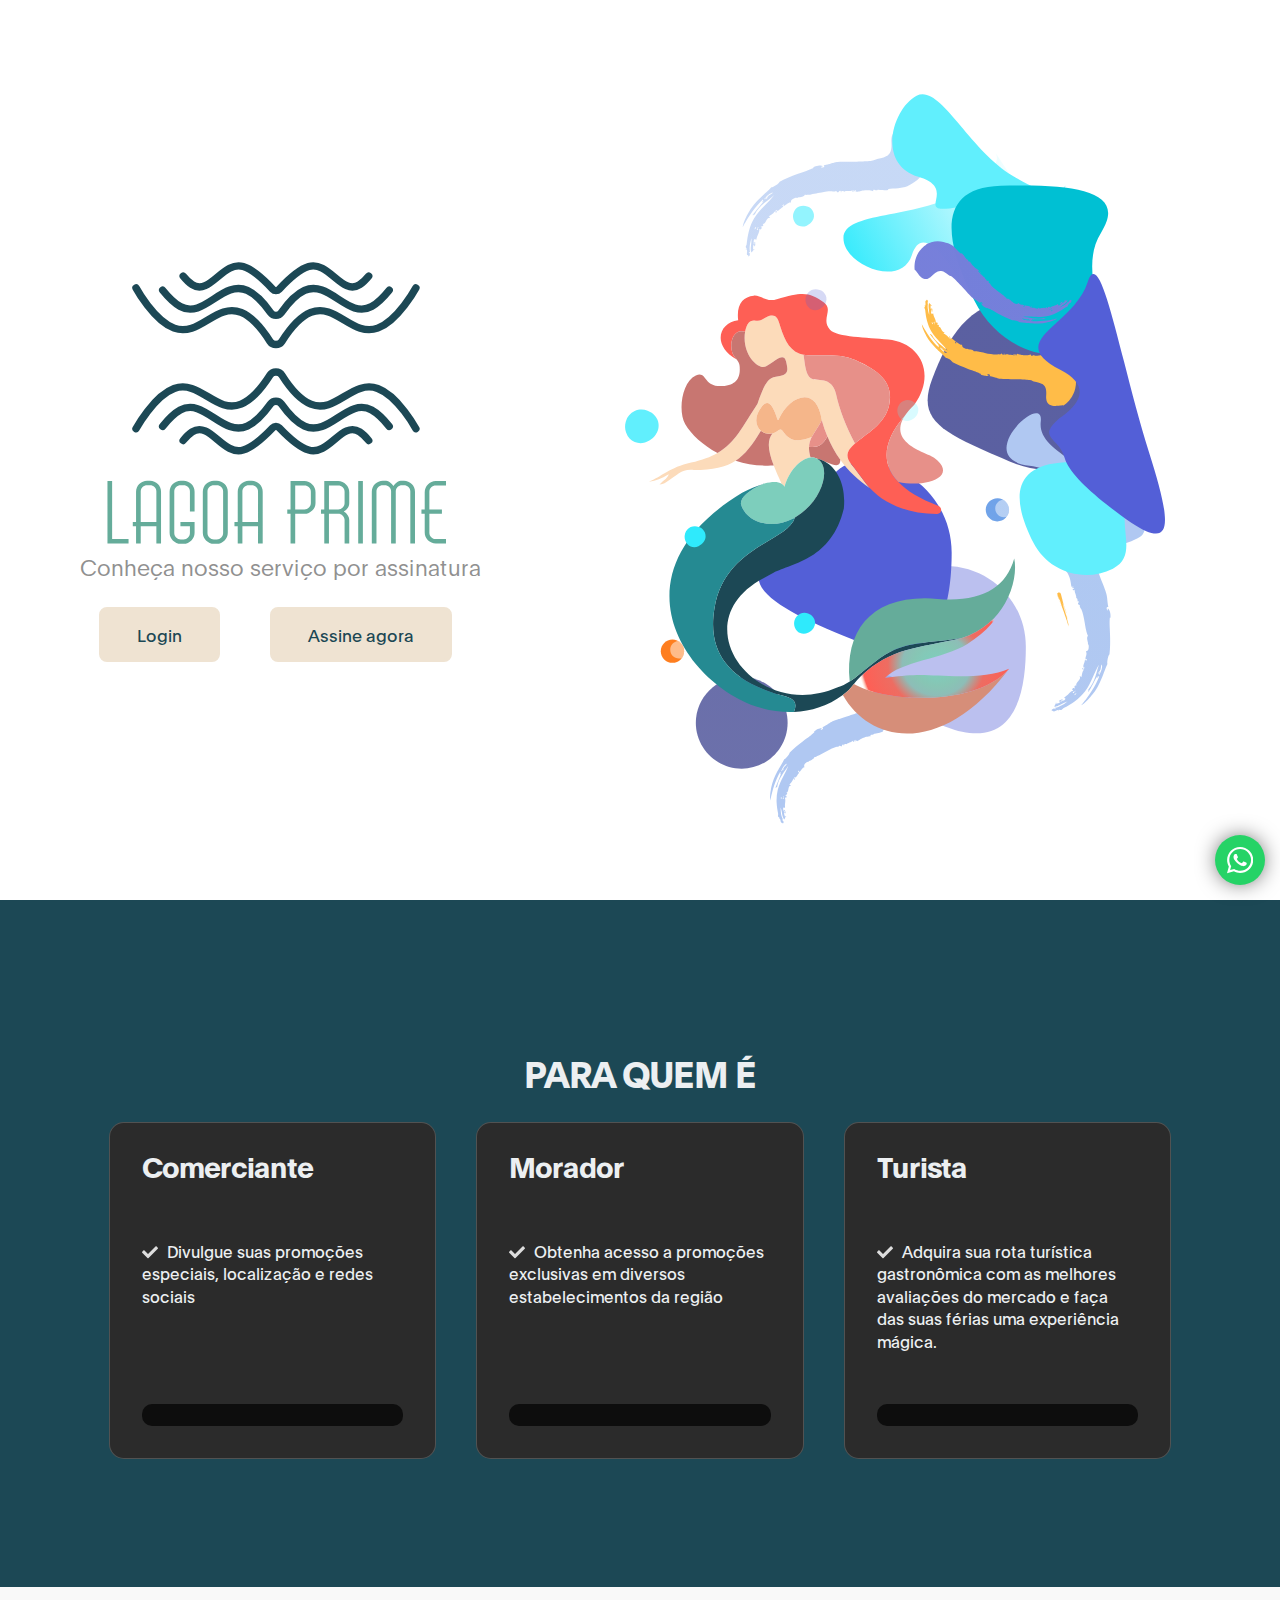
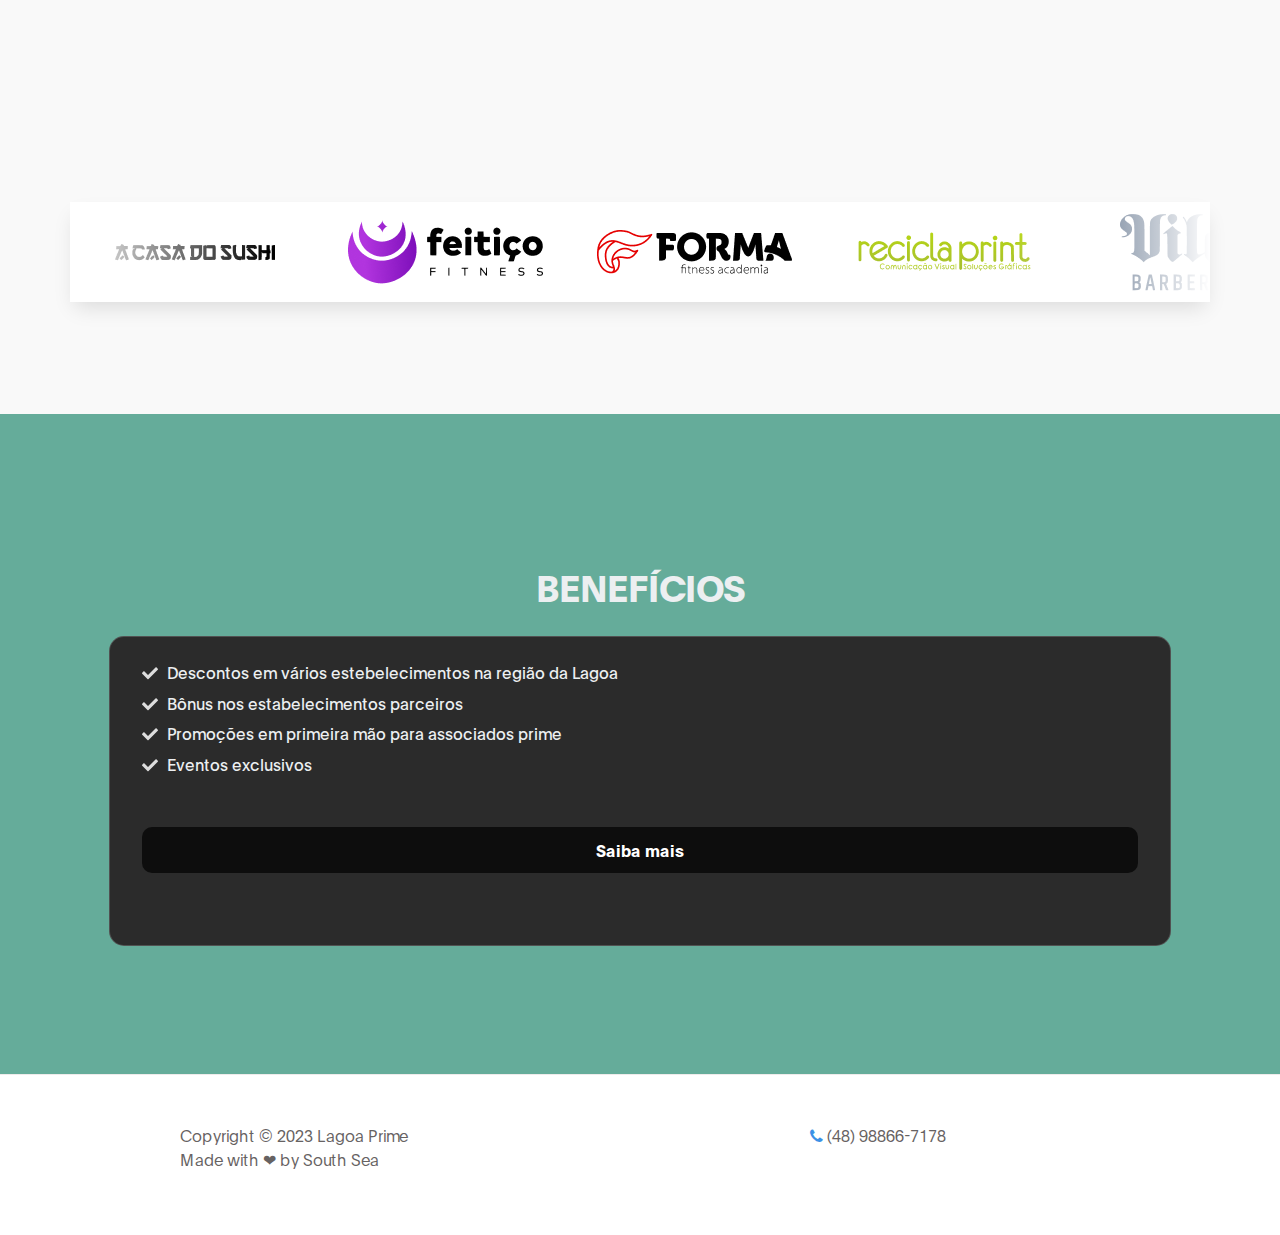
<file: index.html>
<!DOCTYPE html>
<html lang="en">
<head>
    <!-- <link rel="icon" type="image/x-icon" href="/images/logokihap.png"> -->
   
    
<link rel="icon" type="image/x-icon" href="/arquivos/logo-light.svg">
     <title>Lagoa Prime</title>

     <meta charset="UTF-8">
     <meta http-equiv="X-UA-Compatible" content="IE=Edge">
     <meta name="description" content="">
     <meta name="keywords" content="">
     <meta name="author" content="">
     <meta name="viewport" content="width=device-width, initial-scale=1, maximum-scale=1">

     <link rel="stylesheet" href="css/bootstrap.min.css">
     <link rel="stylesheet" href="css/font-awesome.min.css">
     <link rel="stylesheet" href="css/aos.css">
<link rel="stylesheet" href="css/card.css">
     <!-- MAIN CSS -->
     <link rel="stylesheet" href="css/tooplate-gymso-style.css">
     <link rel="stylesheet" href="css/card.css">
<!--
Tooplate 2119 Gymso Fitness
https://www.tooplate.com/view/2119-gymso-fitness
-->
</head>
<body data-spy="scroll" data-target="#navbarNav" data-offset="50">
    <link rel="icon" type="image/x-icon" href="/arquivos/logo-light.svg">
    <!-- MENU BAR -->
    <!-- <nav class="navbar navbar-expand-lg fixed-top">
        <div class="container">

            <img src="/images/logotop.png" alt="logo" width="70" height="45">
            <a class="navbar-brand" href="index.html" > &nbsp; TOP Martial Arts</a>

            <button class="navbar-toggler" type="button" data-toggle="collapse" data-target="#navbarNav" aria-controls="navbarNav" aria-expanded="false"
                aria-label="Toggle navigation">
                <span class="navbar-toggler-icon"></span>
            </button>

            <div class="collapse navbar-collapse" id="navbarNav">
                <ul class="navbar-nav ml-lg-auto">
                    <li class="nav-item">
                        <a href="#home" class="nav-link smoothScroll">Home</a>
                    </li>

                    <li class="nav-item">
                        <a href="/calendario.html" class="nav-link smoothScroll">Calendário</a>
                    </li>

                    <li class="nav-item">
                        <a href="#class" class="nav-link smoothScroll">Classes</a>
                    </li>

                    <li class="nav-item">
                        <a href="#schedule" class="nav-link smoothScroll">Horários</a>
                    </li>
                    <li class="nav-item">
                        <a href="/filosofia.html" class="nav-link smoothScroll">Filosofia</a>
                    </li>

                    <li class="nav-item">
                        <a href="https://wa.me/554896532619" class="nav-link smoothScroll">Contato</a>
                    </li>
                   
                </ul>

                <ul class="social-icon ml-lg-3">
                    <li><a href="https://fb.com/tooplate" class="fa fa-facebook"></a></li>
                    <li><a href="#" class="fa fa-twitter"></a></li>
                    <li><a href="https://www.instagram.com/topmartialarts/" class="fa fa-instagram"></a></li>
                </ul>
            </div>

        </div>
    </nav> -->


     <!-- HERO -->
     <section class="hero d-flex flex-column justify-content-center align-items-center" id="home">

            
               <div class="container">
                    <div class="row">

                         
                              <div style="background-color: white;" class="hero-text mt-5 text-center">

                                  
                                    <img data-aos="fade-up" data-aos-delay="500" style="width: 350px; background-color: white; ; " src="/arquivos/Group 5.svg" alt="">

                                  

                                    <h6 style="background-color: white; padding-left: 10px; text-align: center;" class="text-black" data-aos="fade-up" data-aos-delay="500">Conheça nosso serviço por assinatura 
                                        </h6>
<br>
                                     
                                        <button style="color: white; margin-right: 50px;"><a style="color: #1C4855;" href="/login.html">Login</a>
                                          <button style="color: white;"><a style="color: #1C4855;" href="/cadastro.html">Assine agora</a>
                                            <div class="star-1">
                                              <svg xmlns:xlink="http://www.w3.org/1999/xlink" viewBox="0 0 784.11 815.53" style="shape-rendering:geometricPrecision; text-rendering:geometricPrecision; image-rendering:optimizeQuality; fill-rule:evenodd; clip-rule:evenodd" version="1.1" xml:space="preserve" xmlns="http://www.w3.org/2000/svg"><defs></defs><g id="Layer_x0020_1"><metadata id="CorelCorpID_0Corel-Layer"></metadata><path d="M392.05 0c-20.9,210.08 -184.06,378.41 -392.05,407.78 207.96,29.37 371.12,197.68 392.05,407.74 20.93,-210.06 184.09,-378.37 392.05,-407.74 -207.98,-29.38 -371.16,-197.69 -392.06,-407.78z" class="fil0"></path></g></svg>
                                            </div>
                                            <div class="star-2">
                                              <svg xmlns:xlink="http://www.w3.org/1999/xlink" viewBox="0 0 784.11 815.53" style="shape-rendering:geometricPrecision; text-rendering:geometricPrecision; image-rendering:optimizeQuality; fill-rule:evenodd; clip-rule:evenodd" version="1.1" xml:space="preserve" xmlns="http://www.w3.org/2000/svg"><defs></defs><g id="Layer_x0020_1"><metadata id="CorelCorpID_0Corel-Layer"></metadata><path d="M392.05 0c-20.9,210.08 -184.06,378.41 -392.05,407.78 207.96,29.37 371.12,197.68 392.05,407.74 20.93,-210.06 184.09,-378.37 392.05,-407.74 -207.98,-29.38 -371.16,-197.69 -392.06,-407.78z" class="fil0"></path></g></svg>
                                            </div>
                                            <div class="star-3">
                                              <svg xmlns:xlink="http://www.w3.org/1999/xlink" viewBox="0 0 784.11 815.53" style="shape-rendering:geometricPrecision; text-rendering:geometricPrecision; image-rendering:optimizeQuality; fill-rule:evenodd; clip-rule:evenodd" version="1.1" xml:space="preserve" xmlns="http://www.w3.org/2000/svg"><defs></defs><g id="Layer_x0020_1"><metadata id="CorelCorpID_0Corel-Layer"></metadata><path d="M392.05 0c-20.9,210.08 -184.06,378.41 -392.05,407.78 207.96,29.37 371.12,197.68 392.05,407.74 20.93,-210.06 184.09,-378.37 392.05,-407.74 -207.98,-29.38 -371.16,-197.69 -392.06,-407.78z" class="fil0"></path></g></svg>
                                            </div>
                                            <div class="star-4">
                                              <svg xmlns:xlink="http://www.w3.org/1999/xlink" viewBox="0 0 784.11 815.53" style="shape-rendering:geometricPrecision; text-rendering:geometricPrecision; image-rendering:optimizeQuality; fill-rule:evenodd; clip-rule:evenodd" version="1.1" xml:space="preserve" xmlns="http://www.w3.org/2000/svg"><defs></defs><g id="Layer_x0020_1"><metadata id="CorelCorpID_0Corel-Layer"></metadata><path d="M392.05 0c-20.9,210.08 -184.06,378.41 -392.05,407.78 207.96,29.37 371.12,197.68 392.05,407.74 20.93,-210.06 184.09,-378.37 392.05,-407.74 -207.98,-29.38 -371.16,-197.69 -392.06,-407.78z" class="fil0"></path></g></svg>
                                            </div>
                                            <div class="star-5">
                                              <svg xmlns:xlink="http://www.w3.org/1999/xlink" viewBox="0 0 784.11 815.53" style="shape-rendering:geometricPrecision; text-rendering:geometricPrecision; image-rendering:optimizeQuality; fill-rule:evenodd; clip-rule:evenodd" version="1.1" xml:space="preserve" xmlns="http://www.w3.org/2000/svg"><defs></defs><g id="Layer_x0020_1"><metadata id="CorelCorpID_0Corel-Layer"></metadata><path d="M392.05 0c-20.9,210.08 -184.06,378.41 -392.05,407.78 207.96,29.37 371.12,197.68 392.05,407.74 20.93,-210.06 184.09,-378.37 392.05,-407.74 -207.98,-29.38 -371.16,-197.69 -392.06,-407.78z" class="fil0"></path></g></svg>
                                            </div>
                                            <div class="star-6">
                                              <svg xmlns:xlink="http://www.w3.org/1999/xlink" viewBox="0 0 784.11 815.53" style="shape-rendering:geometricPrecision; text-rendering:geometricPrecision; image-rendering:optimizeQuality; fill-rule:evenodd; clip-rule:evenodd" version="1.1" xml:space="preserve" xmlns="http://www.w3.org/2000/svg"><defs></defs><g id="Layer_x0020_1"><metadata id="CorelCorpID_0Corel-Layer"></metadata><path d="M392.05 0c-20.9,210.08 -184.06,378.41 -392.05,407.78 207.96,29.37 371.12,197.68 392.05,407.74 20.93,-210.06 184.09,-378.37 392.05,-407.74 -207.98,-29.38 -371.16,-197.69 -392.06,-407.78z" class="fil0"></path></g></svg>
                                            </div>
                                          </button>
                                        
                                       
                                        <br>
                                        <br>
                                     
                                       
                              </div>
                         </div>

                    </div>
               </div>
     </section>


     <section style="background-color: #1C4855;" class="feature" id="feature">
        <div class="container">
            <!-- <div class="row"> -->

                <!-- <div class="d-flex flex-column justify-content-center     col-12"> -->
                    <!-- <h2 class="mb-3 text-white" data-aos="fade-up"></h2> -->

                    <!-- <h2 class="mb-4 text-white" data-aos="fade-up" data-aos-delay="500">Comerciante</h2>

                    <strong class="mb-4 text-white" data-aos="fade-up" data-aos-delay="200">
                        
                        <a>Divulgue suas promoções especiais, localização e redes sociais</a>
                        
                    </strong> -->

                    <main class="main flow">
                    
                        
                        <h1 class="main__heading">Para quem é</h1>
                        <div class="main__cards cards">
                          <div class="cards__inner">
                            <div class="cards__card card">
                              <h3 class="">Comerciante</h2>
                              <p class="card__price"></p>
                              <ul role="list" class="card__bullets flow">
                                <li>Divulgue suas promoções especiais, localização e redes sociais</li>
                                <!-- <li></li> -->
                              </ul>
                              <a href="#basic" class="card__cta cta"></a>
                            </div>
                      
                            <div class="cards__card card">
                              <h3 class="">Morador</h2>
                              <p class="card__price"></p>
                              <ul role="list" class="card__bullets flow">
                                <li>Obtenha acesso a promoções exclusivas em diversos estabelecimentos da região</li>
                                <!-- <li></li>
                                <li></li> -->
                              </ul>
                              <a href="#pro" class="card__cta cta"></a>
                            </div>
                      
                            <div class="cards__card card">
                              <h3 class="">Turista</h2>
                              <p class="card__price"></p>
                              <ul role="list" class="card__bullets flow">
                                <li>Adquira sua rota turística gastronômica com as melhores avaliações do mercado e faça das suas férias uma experiência mágica.</li>
                                <!-- <li>24/7 Priority support</li>
                                <li>1-on-1 virtual coaching session every month</li>
                                <li>Exclusive content and early access to new features</li> -->
                              </ul>
                              <a href="#ultimate" class="card__cta cta"></a>
                            </div>
                          </div>
                          
                          <div class="overlay cards__inner"></div>
                        </div>
                        <script src="js/modal.js"></script>
                      </main>
                      
                    <!-- <h2 class="mb-4 text-white" data-aos="fade-up" data-aos-delay="500">Morador</h2>

                    <strong class="mb-4 text-white" data-aos="fade-up" data-aos-delay="200">
                        
                        <a>Obtenha acesso a promoções exclusivas em diversos estabelecimentos da região</a>
                        
                    </strong>
                    <h2 class="mb-4 text-white" data-aos="fade-up" data-aos-delay="500">Turista</h2>

                    <strong class="mb-4 text-white" data-aos="fade-up" data-aos-delay="200">
                        
                        <a>Adquira sua rota turística gastronômica com as melhores avaliações do mercado e faça das suas férias uma experiência mágica.</a>
                        
                    </strong>

                    <a href="https://wa.me/554888667178" class="btn custom-btn bg-color mt-3" data-aos="fade-up" data-aos-delay="300" data-toggle="modal" >ASSINE AGORA</a>
                </div> -->

                <!-- <div class="mr-lg-auto mt-3 col-lg-4 col-md-6 col-12">
                     <div class="about-working-hours">
                          <div>

                                <img style="height: auto; max-width: 300px ;" src="/arquivos/features-illustration-dark.svg" alt="">
                               </div>
                          </div>
                     </div>
                </div>

            </div> -->
        </div>
    </section>


     <!-- ABOUT -->


     <section class="about section" id="about">
        <div class="col-lg-12 col-12 text-center">
                    
            <h2 class="text-black" data-aos="fade-up" data-aos-delay="200">PARCEIROS</h2>
           
         </div>
         <br>
         <br>
               <div class="container">
                    <div class="row">
<link rel="stylesheet" href="/css/slider.css">

                        <div class="slider">
                            <div class="slide-track">
                                <div class="slide">
                                    <img src="/arquivos/parceiros/a casa do sushi.png" height="100" width="250" alt="" />
                                </div>
                                <div class="slide">
                                    <img src="/arquivos/parceiros/feitiço.png" height="100" width="250" alt="" />
                                </div>
                                <div class="slide">
                                    <img src="/arquivos/parceiros/forma.png" height="100" width="250" alt="" />
                                </div>
                                <div class="slide">
                                    <img src="/arquivos/parceiros/recicla print.png" height="100" width="250" alt="" />
                                </div>
                                <div class="slide">
                                    <img src="/arquivos/parceiros/vilac.png" height="100" width="250" alt="" />
                                </div>
                                <div class="slide">
                                    <img src="/arquivos/parceiros/X conceição.png" height="100" width="250" alt="" />
                                </div>
                                <div class="slide">
                                    <img src="/arquivos/parceiros/a casa do sushi.png" height="100" width="250" alt="" />
                                </div>
                                <div class="slide">
                                    <img src="/arquivos/parceiros/feitiço.png" height="100" width="250" alt="" />
                                </div>
                                <div class="slide">
                                    <img src="/arquivos/parceiros/forma.png" height="100" width="250" alt="" />
                                </div>
                                <div class="slide">
                                    <img src="/arquivos/parceiros/recicla print.png" height="100" width="250" alt="" />
                                </div>
                                <div class="slide">
                                    <img src="/arquivos/parceiros/vilac.png" height="100" width="250" alt="" />
                                </div>
                                <div class="slide">
                                    <img src="/arquivos/parceiros/X conceição.png" height="100" width="250" alt="" />
                                </div>
                                <div class="slide">
                                    <img src="/arquivos/parceiros/a casa do sushi.png" height="100" width="250" alt="" />
                                </div>
                                <div class="slide">
                                    <img src="/arquivos/parceiros/feitiço.png" height="100" width="250" alt="" />
                                </div>
                            </div>
                        </div>

                    </div>
               </div>
     </section>


     <!-- PARCEIROS -->
    


     <!-- SCHEDULE -->
     <section style="background-color: #65AC9A;" class="feature" id="feature">
        <div class="container">
            <!-- <div class="row"> -->

                <!-- <div class="d-flex flex-column justify-content-center     col-12"> -->
                    <!-- <h2 class="mb-3 text-white" data-aos="fade-up"></h2> -->

                    <!-- <h2 class="mb-4 text-white" data-aos="fade-up" data-aos-delay="500">Comerciante</h2>

                    <strong class="mb-4 text-white" data-aos="fade-up" data-aos-delay="200">
                        
                        <a>Divulgue suas promoções especiais, localização e redes sociais</a>
                        
                    </strong> -->

                    <main class="main flow">
                    
                        
                        <h1 class="main__heading">Benefícios</h1>
                        <div class="main__cards cards">
                          <div class="cards__inner">
                            <div class="cards__card card">
                              <!-- <h3 class="">Individual</h2> -->
                              <!-- <p class="card__price">R$29</p> -->
                              <ul role="list" class="card__bullets flow">
                                <li>Descontos em vários estebelecimentos na região da Lagoa</li>
                                <li>Bônus nos estabelecimentos parceiros</li>
                                <li>Promoções em primeira mão para associados prime</li>
                                <li>Eventos exclusivos</li>
                              </ul>
                              <a href="#basic" class="card__cta cta">Saiba mais</a>
                            </div>
                      
                            <!-- <div class="cards__card card">
                              <h3 class="">Família</h2>
                              <p class="card__price">R$39</p>
                              <ul role="list" class="card__bullets flow">
                                <li>Pra você e pra sua família curtirem!</li>
                                <li></li>
                                <li></li>
                              </ul>
                              <a href="#pro" class="card__cta cta">Saiba mais</a>
                            </div> -->
                      
                            <!-- <div class="cards__card card">
                              <h3 class="">Turista</h2>
                              <p class="card__price"></p>
                              <ul role="list" class="card__bullets flow">
                                <li>Adquira sua rota turística gastronômica com as melhores avaliações do mercado e faça das suas férias uma experiência mágica.</li>
                             
                              </ul>
                              <a href="#ultimate" class="card__cta cta">Saiba mais</a>
                            </div>
                          </div> -->
                          
                          <div class="overlay cards__inner"></div>
                        </div>
                        <script src="js/modal.js"></script>
                      </main>
                      
                    <!-- <h2 class="mb-4 text-white" data-aos="fade-up" data-aos-delay="500">Morador</h2>

                    <strong class="mb-4 text-white" data-aos="fade-up" data-aos-delay="200">
                        
                        <a>Obtenha acesso a promoções exclusivas em diversos estabelecimentos da região</a>
                        
                    </strong>
                    <h2 class="mb-4 text-white" data-aos="fade-up" data-aos-delay="500">Turista</h2>

                    <strong class="mb-4 text-white" data-aos="fade-up" data-aos-delay="200">
                        
                        <a>Adquira sua rota turística gastronômica com as melhores avaliações do mercado e faça das suas férias uma experiência mágica.</a>
                        
                    </strong>

                    <a href="https://wa.me/554888667178" class="btn custom-btn bg-color mt-3" data-aos="fade-up" data-aos-delay="300" data-toggle="modal" >ASSINE AGORA</a>
                </div> -->

                <!-- <div class="mr-lg-auto mt-3 col-lg-4 col-md-6 col-12">
                     <div class="about-working-hours">
                          <div>

                                <img style="height: auto; max-width: 300px ;" src="/arquivos/features-illustration-dark.svg" alt="">
                               </div>
                          </div>
                     </div>
                </div>

            </div> -->
        </div>
    </section>


     <!-- CONTACT -->
     

     


     <!-- FOOTER -->
     <footer class="site-footer">
          <div class="container">
               <div class="row">

                    <div class="ml-auto col-lg-4 col-md-5">
                        <p class="copyright-text">Copyright &copy; 2023 Lagoa Prime
                        
                        <br>Made with ❤ by <a href="https://southsea.com.br">South Sea</a></p>
                     
                    </div>

                    <div class="d-flex justify-content-center mx-auto col-lg-5 col-md-7 col-12">
                        <!-- <p class="mr-4">
                            <i class="fa fa-envelope-o mr-1"></i>
                            <a href="#">.martial@gmail.com</a>
                        </p> -->

                        <p><i class="fa fa-phone mr-1"></i>(48) 98866-7178</p>
                        <!-- <a href="https://wa.me/554896532619" class="btn custom-btn bg-color mt-3">Área do aluno</a> -->
                    </div>
                    <!-- <a href="https://wa.me/554896532619" class="btn custom-btn bg-color mt-3">Área do aluno</a> -->
               </div>
               
          </div>
          
     </footer>

    <!-- Modal -->
    <div class="modal fade" id="membershipForm" tabindex="-1" role="dialog" aria-labelledby="membershipFormLabel" aria-hidden="true">
      <div class="modal-dialog" role="document">

        <div class="modal-content">
          <div class="modal-header">

            <h2 class="modal-title" id="membershipFormLabel">Inicie hoje seu treino</h2>

            <button type="button" class="close" data-dismiss="modal" aria-label="Close">
              <span aria-hidden="true">&times;</span>
            </button>
          </div>

          <div class="modal-body">
            <form class="membership-form webform" role="form">
                <input type="text" class="form-control" name="cf-name" placeholder="Nome completo">

                <input type="email" class="form-control" name="cf-email" placeholder="seuemail@email.com">

                <input type="tel" class="form-control" name="cf-phone" placeholder="(48) 99999-9999" required>

                <textarea class="form-control" rows="3" name="cf-message" placeholder="Observações"></textarea>

                <button type="submit" class="form-control" id="submit-button" name="submit">Enviar</button>

                <div class="custom-control custom-checkbox">
                    <input type="checkbox" class="custom-control-input" id="signup-agree">
                    <label class="custom-control-label text-small text-muted" for="signup-agree">Eu concordo com os <a href="#">Termos &amp; Condições</a>
                    </label>
                </div>
            </form>
          </div>

          <div class="modal-footer"></div>

        </div>
      </div>
    </div>
    <a target="_blank" href="https://wa.me/554888667178" class="whatsapp-button"><svg xmlns="http://www.w3.org/2000/svg" height="1em" viewBox="0 0 448 512"><!--! Font Awesome Free 6.4.2 by @fontawesome - https://fontawesome.com License - https://fontawesome.com/license (Commercial License) Copyright 2023 Fonticons, Inc. --><style>svg{fill:#ffffff}</style><path d="M380.9 97.1C339 55.1 283.2 32 223.9 32c-122.4 0-222 99.6-222 222 0 39.1 10.2 77.3 29.6 111L0 480l117.7-30.9c32.4 17.7 68.9 27 106.1 27h.1c122.3 0 224.1-99.6 224.1-222 0-59.3-25.2-115-67.1-157zm-157 341.6c-33.2 0-65.7-8.9-94-25.7l-6.7-4-69.8 18.3L72 359.2l-4.4-7c-18.5-29.4-28.2-63.3-28.2-98.2 0-101.7 82.8-184.5 184.6-184.5 49.3 0 95.6 19.2 130.4 54.1 34.8 34.9 56.2 81.2 56.1 130.5 0 101.8-84.9 184.6-186.6 184.6zm101.2-138.2c-5.5-2.8-32.8-16.2-37.9-18-5.1-1.9-8.8-2.8-12.5 2.8-3.7 5.6-14.3 18-17.6 21.8-3.2 3.7-6.5 4.2-12 1.4-32.6-16.3-54-29.1-75.5-66-5.7-9.8 5.7-9.1 16.3-30.3 1.8-3.7.9-6.9-.5-9.7-1.4-2.8-12.5-30.1-17.1-41.2-4.5-10.8-9.1-9.3-12.5-9.5-3.2-.2-6.9-.2-10.6-.2-3.7 0-9.7 1.4-14.8 6.9-5.1 5.6-19.4 19-19.4 46.3 0 27.3 19.9 53.7 22.6 57.4 2.8 3.7 39.1 59.7 94.8 83.8 35.2 15.2 49 16.5 66.6 13.9 10.7-1.6 32.8-13.4 37.4-26.4 4.6-13 4.6-24.1 3.2-26.4-1.3-2.5-5-3.9-10.5-6.6z"/></svg></svg></a>

     <!-- SCRIPTS -->
     <script src="js/jquery.min.js"></script>
     <script src="js/bootstrap.min.js"></script>
     <script src="js/aos.js"></script>
     <script src="js/smoothscroll.js"></script>
     <script src="js/custom.js"></script>
     <script src="js/modal.js"></script>
     <link rel="stylesheet" href="/css/whatsapp.css">

</body>
</html>
</file>
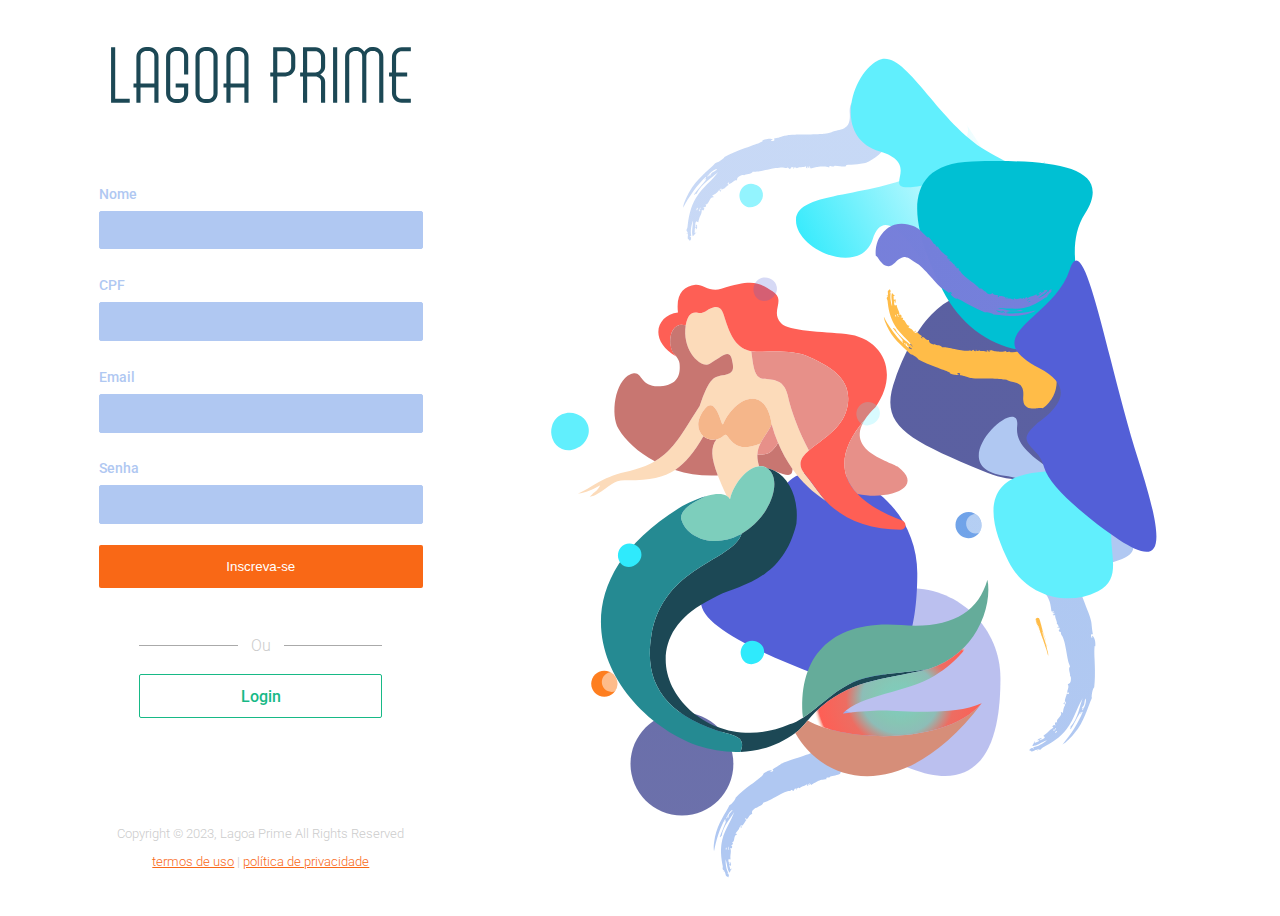
<file: cadastro.html>
<!DOCTYPE html>
<html lang="en">
<head>
    <link rel="stylesheet" href="/cadastro.css">
    <link rel="icon" href="/arquivos/logo-light.svg">
<!-- <link rel="icon" type="image/x-icon" href="/images/logo-wh.png"> -->
     <title>Lagoa Prime - Login</title>

     <meta charset="UTF-8">
     <meta http-equiv="X-UA-Compatible" content="IE=Edge">
     <meta name="description" content="">
     <meta name="keywords" content="">
     <meta name="author" content="">
     <meta name="viewport" content="width=device-width, initial-scale=1, maximum-scale=1">

     <!-- <link rel="stylesheet" href="css/bootstrap.min.css"> -->
     <!-- <link rel="stylesheet" href="css/font-awesome.min.css"> -->
     <!-- <link rel="stylesheet" href="css/aos.css"> -->
	 <!-- <link rel="stylesheet" href="/css/modal.css"> -->
	 <script src="js/jquery.min.js"></script>
     <script src="js/bootstrap.min.js"></script>
     <script src="js/aos.js"></script>
     <script src="js/smoothscroll.js"></script>
     <script src="js/custom.js"></script>
	 <script src="/js/modal.js"></script>

     <!-- MAIN CSS -->
     <!-- <link rel="stylesheet" href="css/tooplate-gymso-style.css"> -->
<!--
Tooplate 2119 Gymso Fitness
https://www.tooplate.com/view/2119-gymso-fitness
-->
</head>

<!-- <link rel="icon" type="image/x-icon" href="/images/favicon.png"> -->
<!-- <link rel="stylesheet" href="/ranking.css">
<link rel="stylesheet" href="/css/aos.css">
<link rel="stylesheet" href="/css/bootstrap.min.css">
<link rel="stylesheet" href="/css/font-awesome.min.css">
<link rel="stylesheet" href="/css/tooplate-gymso-style.css"> -->



<div id="wrapper">
	<div id="left">
	  <div id="signin">
		<div class="logo">
			<a href="/index.html">
		  <img src="/arquivos/LAGOA PRIME (2).svg" alt="Sluralpright" />
		</a>
		</div>
		<form>
		  <div>
			<label>Nome</label>
			<input type="text" class="text-input" />
		  </div>
		  <div>
			<label>CPF</label>
			<input type="number" class="text-input" />
		  </div>
		  <div>
			<label>Email</label>
			<input type="text" class="text-input" />
		  </div>
		  <div>
			<label>Senha</label>
			<input type="password" class="text-input" />
		  </div>
		  <button type="submit" class="primary-btn">Inscreva-se</button>
		</form>
		<div class="links">
		  <!-- <a href="#">Forgot Password</a> -->
		  <!-- <a href="#">Sign in with company or school</a> -->
		</div>
		<div class="or">
		  <hr class="bar" />
		  <span>Ou</span>
		  <hr class="bar" />
		</div>
		<a href="/login.html" class="secondary-btn">Login</a>
	  </div>
	  <footer id="main-footer">
		<p>Copyright &copy; 2023, Lagoa Prime All Rights Reserved</p>
		<div>
		  <a href="#">termos de uso</a> | <a href="#">política de privacidade</a>
		</div>
	  </footer>
	</div>
	<div id="right">
	  <div id="showcase">
		<div class="showcase-content">
		  <h1 class="showcase-text">
			<!-- Let's create the future <strong>together</strong> -->
		  </h1>
		  <!-- <a href="#" class="secondary-btn">Start a FREE 10-day trial</a> -->
		</div>
	  </div>
	</div>
  </div>



<script type="text/javascript" src="/cadastro.js"></script>					
</body>
</file>
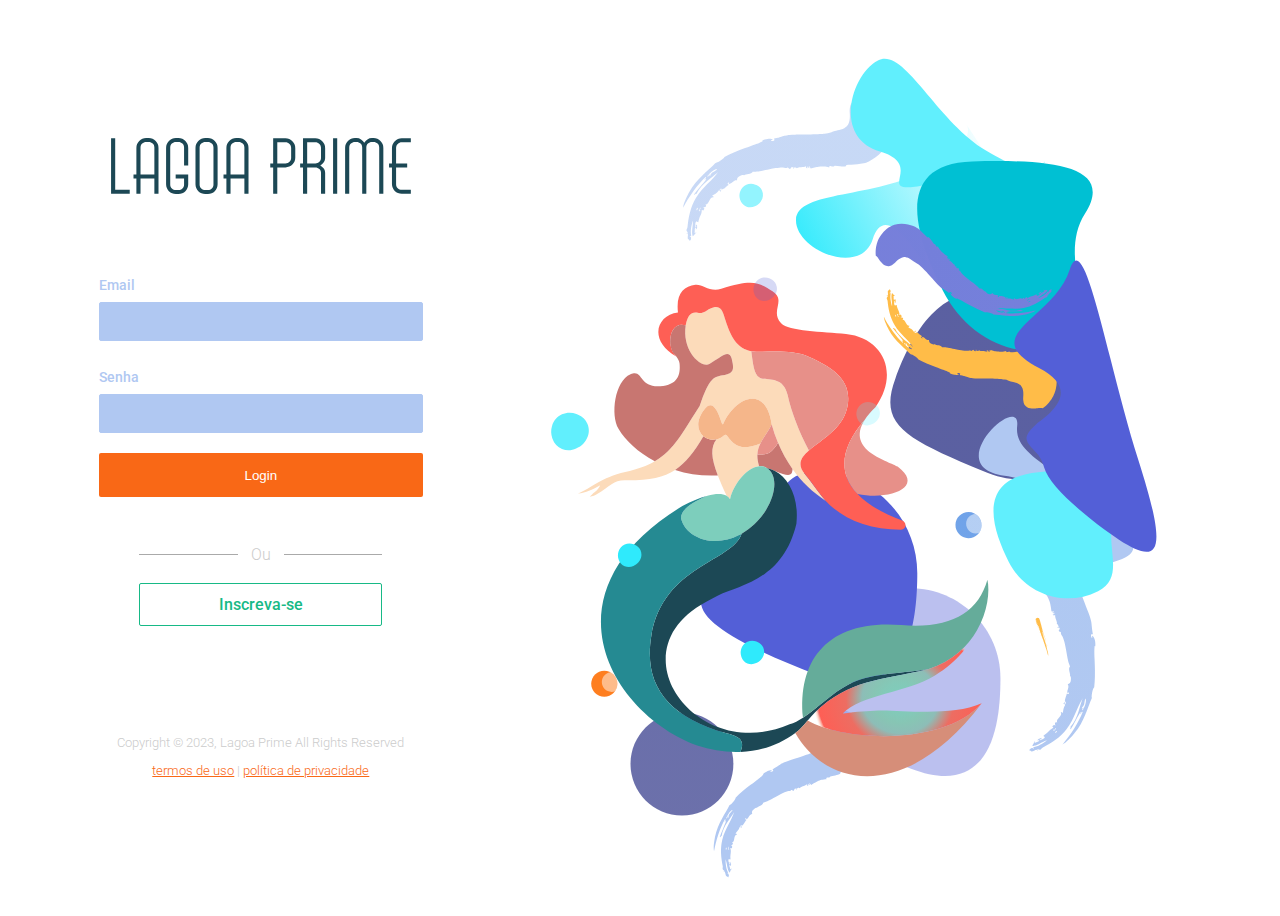
<file: login.html>
<!DOCTYPE html>
<html lang="en">
<head>
    <link rel="stylesheet" href="/cadastro.css">
    <link rel="icon" href="/arquivos/logo-light.svg">
<!-- <link rel="icon" type="image/x-icon" href="/images/logo-wh.png"> -->
     <title>Lagoa Prime - Login</title>

     <meta charset="UTF-8">
     <meta http-equiv="X-UA-Compatible" content="IE=Edge">
     <meta name="description" content="">
     <meta name="keywords" content="">
     <meta name="author" content="">
     <meta name="viewport" content="width=device-width, initial-scale=1, maximum-scale=1">

     <!-- <link rel="stylesheet" href="css/bootstrap.min.css"> -->
     <!-- <link rel="stylesheet" href="css/font-awesome.min.css"> -->
     <!-- <link rel="stylesheet" href="css/aos.css"> -->
	 <!-- <link rel="stylesheet" href="/css/modal.css"> -->
	 <script src="js/jquery.min.js"></script>
     <script src="js/bootstrap.min.js"></script>
     <script src="js/aos.js"></script>
     <script src="js/smoothscroll.js"></script>
     <script src="js/custom.js"></script>
	 <script src="/js/modal.js"></script>

     <!-- MAIN CSS -->
     <!-- <link rel="stylesheet" href="css/tooplate-gymso-style.css"> -->
<!--
Tooplate 2119 Gymso Fitness
https://www.tooplate.com/view/2119-gymso-fitness
-->
</head>

<!-- <link rel="icon" type="image/x-icon" href="/images/favicon.png"> -->
<!-- <link rel="stylesheet" href="/ranking.css">
<link rel="stylesheet" href="/css/aos.css">
<link rel="stylesheet" href="/css/bootstrap.min.css">
<link rel="stylesheet" href="/css/font-awesome.min.css">
<link rel="stylesheet" href="/css/tooplate-gymso-style.css"> -->



<div id="wrapper">
	<div id="left">
	  <div id="signin">
		<div class="logo">
			<a href="/index.html">
		  <img src="/arquivos/LAGOA PRIME (2).svg" alt="Sluralpright" />
		</a>
		</div>
		<form>
		  <div>
			<label>Email</label>
			<input type="text" class="text-input" />
		  </div>
		  <div>
			<label>Senha</label>
			<input type="password" class="text-input" />
		  </div>
		  <button type="submit" class="primary-btn">Login</button>
		</form>
		<div class="links">
		  <!-- <a href="#">Forgot Password</a> -->
		  <!-- <a href="#">Sign in with company or school</a> -->
		</div>
		<div class="or">
		  <hr class="bar" />
		  <span>Ou</span>
		  <hr class="bar" />
		</div>
		<a href="/cadastro.html" class="secondary-btn">Inscreva-se</a>
	  </div>
	  <footer id="main-footer">
		<p>Copyright &copy; 2023, Lagoa Prime All Rights Reserved</p>
		<div>
		  <a href="#">termos de uso</a> | <a href="#">política de privacidade</a>
		</div>
	  </footer>
	</div>
	<div id="right">
	  <div id="showcase">
		<div class="showcase-content">
		  <h1 class="showcase-text">
			<!-- Let's create the future <strong>together</strong> -->
		  </h1>
		  <!-- <a href="#" class="secondary-btn">Start a FREE 10-day trial</a> -->
		</div>
	  </div>
	</div>
  </div>



<script type="text/javascript" src="/cadastro.js"></script>					
</body>
</file>
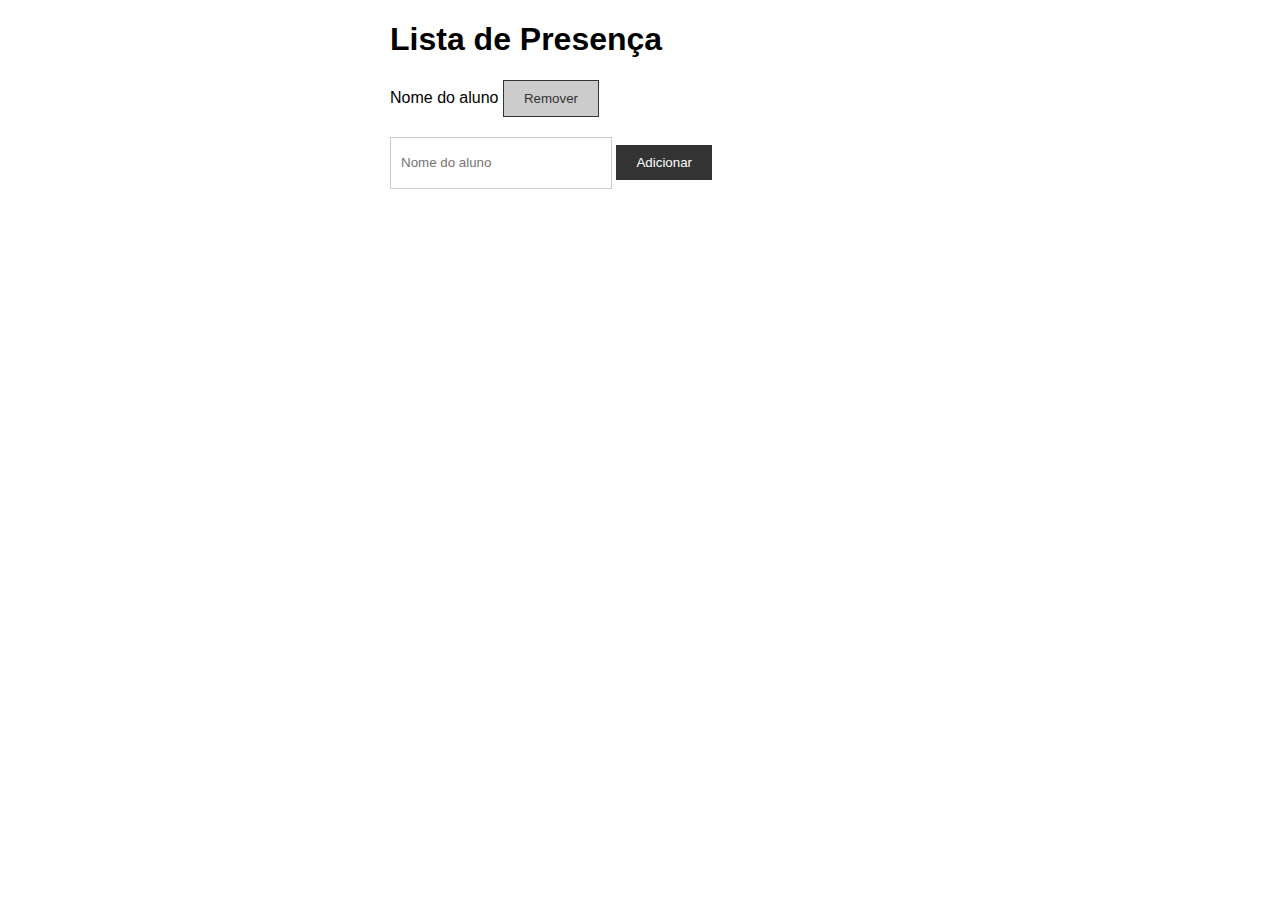
<file: frequência/frequencia.html>
<!DOCTYPE html>
<html lang="pt-BR">
<head>
  <meta charset="UTF-8">
  <title>Lista de Presença</title>
  <link rel="stylesheet" href="/frequência/styles.css">
</head>
<body>
  <div class="container">
    <h1>Lista de Presença</h1>
    <ul class="alunos">
        <li>
            <span>Nome do aluno</span>
            <button class="remover">Remover</button>
          </li>
      <!-- Lista dos alunos -->
    </ul>
    <div class="form">
      <input type="text" id="nome" placeholder="Nome do aluno">
      <button id="adicionar">Adicionar</button>
    </div>
  </div>
  <script src="/frequência/script.js"></script>
</body>
</html>
</file>
<file: css/card.css>
/* PLANS */

@import url("https://fonts.googleapis.com/css2?family=League+Spartan:wght@400;500;600;700;800;900&display=swap");

*,
*::after,
*::before {
  box-sizing: border-box;
  margin: 0;
  padding: 0;
}



ul {
  list-style: none;
}

.main {
  max-width: 75rem;
  padding: 3em 1.5em;
}

.main__heading {
  font-weight: 600;
  font-size: 2.25em;
  margin-bottom: 0.75em;
  text-align: center;
  color: #eceff1;
}

.cards {
  position: relative;
}

.cards__inner {
  display: flex;
  flex-wrap: wrap;
  gap: 2.5em;
}

.card {
  --flow-space: 0.5em;
  --hsl: var(--hue), var(--saturation), var(--lightness);
  flex: 1 1 14rem;
  padding: 1.5em 2em;
  display: grid;
  grid-template-rows: auto auto auto 1fr;
  align-items: start;
  gap: 1.25em;
  color: #eceff1;
  background-color: #2b2b2b;
  border: 1px solid #eceff133;
  border-radius: 15px;
}

.card:nth-child(1) {
  --hue: 165;
  --saturation: 82.26%;
  --lightness: 51.37%;
}

.card:nth-child(2) {
  --hue: 291.34;
  --saturation: 95.9%;
  --lightness: 61.76%;
}

.card:nth-child(3) {
  --hue: 338.69;
  --saturation: 100%;
  --lightness: 48.04%;
}

.card__bullets {
  line-height: 1.4;
}

.card__bullets li::before {
  display: inline-block;
  content: url("data:image/svg+xml,%3Csvg xmlns='http://www.w3.org/2000/svg' viewBox='0 0 512 512' width='16' title='check' fill='%23dddddd'%3E%3Cpath d='M173.898 439.404l-166.4-166.4c-9.997-9.997-9.997-26.206 0-36.204l36.203-36.204c9.997-9.998 26.207-9.998 36.204 0L192 312.69 432.095 72.596c9.997-9.997 26.207-9.997 36.204 0l36.203 36.204c9.997 9.997 9.997 26.206 0 36.204l-294.4 294.401c-9.998 9.997-26.207 9.997-36.204-.001z' /%3E%3C/svg%3E");
  transform: translatey(0.25ch);
  margin-right: 1ch;
}

.card__heading {
  font-size: 1.05em;
  font-weight: 600;
}

.card__price {
  font-size: 1.75em;
  font-weight: 700;
}

.flow > * + * {
  margin-top: var(--flow-space, 1.25em);
}

.cta {
  display: block;
  align-self: end;
  margin: 1em 0 0.5em 0;
  text-align: center;
  text-decoration: none;
  color: #fff;
  background-color: #0d0d0d;
  padding: 0.7em;
  border-radius: 10px;
  font-size: 1rem;
  font-weight: 600;
}

.overlay {
  position: absolute;
  inset: 0;
  pointer-events: none;
  user-select: none;
  opacity: var(--opacity, 0);
  -webkit-mask: radial-gradient(
    25rem 25rem at var(--x) var(--y),
    #000 1%,
    transparent 50%
  );
  mask: radial-gradient(
    25rem 25rem at var(--x) var(--y),
    #000 1%,
    transparent 50%
  );
  transition: 400ms mask ease;
  will-change: mask;
}

.overlay .card {
  background-color: hsla(var(--hsl), 0.15);
  border-color: hsla(var(--hsl), 1);
  box-shadow: 0 0 0 1px inset hsl(var(--hsl));
}

.overlay .cta {
  display: block;
  grid-row: -1;
  width: 100%;
  background-color: hsl(var(--hsl));
  box-shadow: 0 0 0 1px hsl(var(--hsl));
}

:not(.overlay) > .card {
  transition: 400ms background ease;
  will-change: background;
}

:not(.overlay) > .card:hover {
  --lightness: 95%;
  background: hsla(var(--hsl), 0.1);
}

/* CARD CSS */

.card2 {
  max-width: 300px;
  border-radius: 0.5rem;
  background-color: #fff;
  box-shadow: 0 1px 2px 0 rgba(0, 0, 0, 0.05);
  border: 1px solid transparent;
}

.card2 a {
  text-decoration: none
}

.content {
  padding: 1.1rem;
}

.image {
  object-fit: cover;
  width: 100%;
  height: 150px;
  background-color: rgb(239, 205, 255);
}

.title {
  color: #111827;
  font-size: 1.125rem;
  line-height: 1.75rem;
  font-weight: 600;
}

.desc {
  margin-top: 0.5rem;
  color: #6B7280;
  font-size: 0.875rem;
  line-height: 1.25rem;
}

.action {
  display: inline-flex;
  margin-top: 1rem;
  color: #ffffff;
  font-size: 0.875rem;
  line-height: 1.25rem;
  font-weight: 500;
  align-items: center;
  gap: 0.25rem;
  background-color: #2563EB;
  padding: 4px 8px;
  border-radius: 4px;
}

.action span {
  transition: .3s ease;
}

.action:hover span {
  transform: translateX(4px);
}


/* differente button */

.buttonnew {
  appearance: button;
  background-color: #1899D6;
  border: solid transparent;
  border-radius: 16px;
  border-width: 0 0 4px;
  box-sizing: border-box;
  color: #FFFFFF;
  cursor: pointer;
  display: inline-block;
  font-size: 15px;
  font-weight: 700;
  letter-spacing: .8px;
  line-height: 20px;
  margin: 0;
  outline: none;
  overflow: visible;
  padding: 13px 19px;
  text-align: center;
  text-transform: uppercase;
  touch-action: manipulation;
  transform: translateZ(0);
  transition: filter .2s;
  user-select: none;
  -webkit-user-select: none;
  vertical-align: middle;
  white-space: nowrap;
 }
 
 .buttonnew:after {
  background-clip: padding-box;
  background-color: #1CB0F6;
  border: solid transparent;
  border-radius: 16px;
  border-width: 0 0 4px;
  bottom: -4px;
  content: "";
  left: 0;
  position: absolute;
  right: 0;
  top: 0;
  z-index: -1;
 }
 
 .buttonnew:main, buttonnew:focus {
  user-select: auto;
 }
 
 .buttonnew:hover:not(:disabled) {
  filter: brightness(1.1);
 }
 
 .buttonnew:disabled {
  cursor: auto;
 }
 
 .buttonnew:active:after {
  border-width: 0 0 0px;
 }
 
 .buttonnew:active {
  padding-bottom: 10px;
 }


 



 /* NOVO CARD */
</file>
<file: css/tooplate-gymso-style.css>
/*

Tooplate 2119 Gymso Fitness

https://www.tooplate.com/view/2119-gymso-fitness

*/

@font-face {
  font-family: "Plain";
  src: url("../fonts/Plain-Regular.woff2") format("woff2"),
    url("../fonts/Plain-Regular.woff") format("woff");
  font-weight: normal;
  font-style: normal;
}

@font-face {
  font-family: "Plain";
  src: url("../fonts/Plain-Light.woff2") format("woff2"),
    url("../fonts/Plain-Light.woff") format("woff");
  font-weight: 300;
  font-style: normal;
}

@font-face {
  font-family: "Plain";
  src: url("../fonts/Plain-Bold.woff2") format("woff2"),
    url("../fonts/Plain-Bold.woff") format("woff");
  font-weight: bold;
  font-style: normal;
}

:root {
  --primary-color: #3c91e6;
  /* --primary-color: #f13a11; */
  --white-color: #ffffff;
  /* --white-color: #65ac9a; */
  --dark-color: #171819;
  --about-bg-color: #f9f9f9;

  --gray-color: #909090;
  --link-color: #404040;
  --p-color: #666262;

  --base-font-family: "Plain", sans-serif;
  --font-weight-bold: bold;
  --font-weight-normal: normal;
  --font-weight-light: 300;
  --font-weight-thin: 100;

  --h1-font-size: 48px;
  --h2-font-size: 36px;
  --h3-font-size: 28px;
  --h4-font-size: 24px;
  --h5-font-size: 22px;
  --h6-font-size: 22px;
  --p-font-size: 18px;
  --base-font-size: 16px;
  --menu-font-size: 14px;

  --border-radius-large: 100%;
  --border-radius-small: 2px;
}

body {
  background: var(--white-color);
  font-family: var(--base-font-family);
}

/*---------------------------------------
     TYPOGRAPHY              
  -----------------------------------------*/

h1,
h2,
h3,
h4,
h5,
h6 {
  font-weight: var(--font-weight-thin);
  line-height: normal;
}

h1 {
  font-size: var(--h1-font-size);
  font-weight: var(--font-weight-bold);
  letter-spacing: -1px;
  text-transform: uppercase;
  margin: 20px 0;
}

h2 {
  font-size: var(--h2-font-size);
  font-weight: var(--font-weight-bold);
  letter-spacing: -2px;
}

h3 {
  font-size: var(--h3-font-size);
  font-weight: var(--font-weight-bold);
  letter-spacing: -1px;
  margin: 0;
}

h4 {
  font-size: var(--h4-font-size);
}

h5 {
  font-size: var(--h5-font-size);
}

h6 {
  color: var(--gray-color);
  font-size: var(--h6-font-size);
  line-height: inherit;
  margin: 0;
}

h9 {
  color: var(--gray-color);
  font-size: var(--h9-font-size);
  line-height: inherit;
  margin: 0;
}

p {
  color: var(--p-color);
  font-size: var(--p-font-size);
  font-weight: var(--font-weight-light);
  line-height: 1.5em;
}

b,
strong {
  font-weight: var(--font-weight-bold);
  letter-spacing: 0;
}

.section {
  padding: 7rem 0;
}

/* BUTTON */

.custom-btn {
  background: transparent;
  border-radius: var(--border-radius-small);
  padding: 14px 24px;
  color: var(--white-color);
  font-size: var(--menu-font-size);
  font-weight: var(--font-weight-normal);
  text-transform: uppercase;
  letter-spacing: 0.5px;
  white-space: nowrap;
  transition: all 0.3s ease;
}

.custom-btn:hover {
  color: #65ac9a;
}

.custom-btn:focus {
  box-shadow: none;
}

.custom-btn.bordered:hover,
.custom-btn.bordered:focus,
.custom-btn.bg-color:hover,
.custom-btn.bg-color:focus {
  background: #65ac9a;
  border-color: transparent;
  color: white;
}

.bordered {
  border: 1px solid var(--primary-color);
  color: var(--primary-color);
}

.bg-color {
  background: var(--primary-color);
  color: var(--white-color);
}

/*---------------------------------------
     GENERAL               
  -----------------------------------------*/

* {
  -webkit-box-sizing: border-box;
  -moz-box-sizing: border-box;
  box-sizing: border-box;
}

*::before,
*::after {
  -webkit-box-sizing: border-box;
  -moz-box-sizing: border-box;
  box-sizing: border-box;
}

a {
  color: var(--link-color);
  font-weight: normal;
  text-decoration: none;
  transition: all 0.3s ease;
}

a:hover,
a:active,
a:focus {
  color: var(--primary-color);
  outline: none;
  text-decoration: none;
}

/* BG OVERLAY */

.bg-overlay {
  background-color: white;
  position: absolute;
  top: 0;
  right: 0;
  bottom: 0;
  left: 0;
  width: 100%;
  height: 100%;
  opacity: 0.85;
}

/*---------------------------------------
     MODAL              
  -----------------------------------------*/

.modal-content {
  padding: 2rem 3rem;
}

.modal-header,
.modal-body,
.modal-footer {
  border: 0;
  padding: 0;
}

.membership-form a {
  color: var(--primary-color);
}

/*---------------------------------------
    FEATURE          
  -----------------------------------------*/

.feature {
  background: var(--dark-color);
  /* background: #80735e; */
  padding: 5rem 0;
}

/*---------------------------------------
     MENU             
  -----------------------------------------*/

.navbar {
  background: var(--dark-color);
  padding: 1rem;
}

.navbar-expand-lg .navbar-nav .nav-link {
  padding-right: 1.5rem;
  padding-left: 1.5rem;
}

.navbar-brand {
  color: var(--white-color);
  font-size: var(--h3-font-size);
  font-weight: var(--font-weight-bold);
  line-height: normal;
  padding-top: 0;
}

.nav-item .nav-link {
  display: block;
  color: var(--white-color);
  font-size: var(--menu-font-size);
  font-weight: var(--font-weight-normal);
  text-transform: uppercase;
  padding: 2px 6px;
}

.nav-item .nav-link.active,
.nav-item .nav-link:hover {
  color: var(--primary-color);
}

.navbar .social-icon li a {
  color: var(--white-color);
}

.navbar-toggler {
  border: 0;
  padding: 0;
  cursor: pointer;
  margin: 0 10px 0 0;
  width: 30px;
  height: 35px;
  outline: none;
}

.navbar-toggler:focus {
  outline: none;
}

.navbar-toggler[aria-expanded="true"] .navbar-toggler-icon {
  background: transparent;
}

.navbar-toggler[aria-expanded="true"] .navbar-toggler-icon::before,
.navbar-toggler[aria-expanded="true"] .navbar-toggler-icon::after {
  transition: top 300ms 50ms ease, -webkit-transform 300ms 350ms ease;
  transition: top 300ms 50ms ease, transform 300ms 350ms ease;
  transition: top 300ms 50ms ease, transform 300ms 350ms ease,
    -webkit-transform 300ms 350ms ease;
  top: 0;
}

.navbar-toggler[aria-expanded="true"] .navbar-toggler-icon::before {
  transform: rotate(45deg);
}

.navbar-toggler[aria-expanded="true"] .navbar-toggler-icon::after {
  transform: rotate(-45deg);
}

.navbar-toggler .navbar-toggler-icon {
  background: var(--primary-color);
  transition: background 10ms 300ms ease;
  display: block;
  width: 30px;
  height: 2px;
  position: relative;
}

.navbar-toggler .navbar-toggler-icon::before,
.navbar-toggler .navbar-toggler-icon::after {
  transition: top 300ms 350ms ease, -webkit-transform 300ms 50ms ease;
  transition: top 300ms 350ms ease, transform 300ms 50ms ease;
  transition: top 300ms 350ms ease, transform 300ms 50ms ease,
    -webkit-transform 300ms 50ms ease;
  position: absolute;
  right: 0;
  left: 0;
  background: var(--primary-color);
  width: 30px;
  height: 2px;
  content: "";
}

.navbar-toggler .navbar-toggler-icon::before {
  top: -8px;
}

.navbar-toggler .navbar-toggler-icon::after {
  top: 8px;
}

/*---------------------------------------
     HERO              
  -----------------------------------------*/

.hero {
  background-image: url("/arquivos/fundo.svg");
  background-size: 700px;
  background-position: right;
  background-repeat: no-repeat;
  vertical-align: middle;
  min-height: 100vh;
  position: relative;

  
}

@media (max-width:629px) {
  img#optionalstuff {
    display: none;
  }
}

/*---------------------------------------
     CLASS               
  -----------------------------------------*/

.class-info {
  background: var(--white-color);
  box-shadow: 6px 0 38px rgba(20, 20, 20, 0.1);
  border-radius: 0 0 2px 2px;
  padding: 1rem 2rem;
  position: relative;
}

.class-info img {
  border-radius: 2px 2px 0 0;
}

.class-info strong {
  color: var(--gray-color);
}

.class-price {
  background: var(--primary-color);
  border-radius: var(--border-radius-large);
  color: var(--white-color);
  font-weight: var(--font-weight-bold);
  display: block;
  position: absolute;
  top: 2rem;
  right: 2rem;
  width: 3.5rem;
  height: 3.5rem;
  line-height: 3.5rem;
  text-align: center;
}

/*---------------------------------------
     SCHEDULE             
  -----------------------------------------*/

.schedule {
  background: var(--dark-color);
}

.schedule-table {
  display: table;
  border: 0;
  text-align: center;
}

.schedule-table strong,
.schedule-table span {
  display: block;
  text-align: center;
}

.schedule-table strong {
  color: var(--white-color);
}

.schedule-table span {
  color: var(--gray-color);
}

.schedule-table span,
.schedule-table small {
  font-size: var(--menu-font-size);
  text-transform: uppercase;
}

.schedule-table small {
  position: relative;
  top: 10px;
}

.table .thead-light th,
.schedule-table tr td:first-child {
  background: var(--primary-color);
  border: 1px solid #212122;
  color: var(--white-color);
}

.schedule-table .thead-light th {
  border-bottom: 0;
  text-transform: uppercase;
}

.table-bordered td,
.table-bordered th {
  border: 1px solid #212122;
}

.table-bordered td {
  padding-bottom: 22px;
}

.table td,
.table th {
  padding: 1rem;
}

/*---------------------------------------
      ABOUT & TEAM            
  -----------------------------------------*/

.about {
  background: var(--about-bg-color);
}

.about-working-hours {
  border-left: 2px solid;
  padding-left: 3.5rem;
}

.about-working-hours strong {
  color: var(--white-color);
  opacity: 0.85;
}

.team-thumb {
  position: relative;
}

.team-info {
  background: var(--white-color);
  border-radius: 0 0 2px 2px;
  box-shadow: 6px 0 38px rgba(20, 20, 20, 0.1);
  padding: 20px;
  position: relative;
}

.team-info span {
  font-weight: var(--font-weight-light);
  opacity: 0.85;
}

.team-info .social-icon {
  position: absolute;
  top: 10px;
  right: 20px;
}

.team-info .social-icon li {
  display: block;
}

/*---------------------------------------
     CONTACT              
  -----------------------------------------*/

.webform input,
button#submit-button {
  height: calc(2.25rem + 20px);
}

.form-control {
  border-radius: var(--border-radius-small);
  margin: 1.3rem 0;
}

.form-control:focus {
  box-shadow: none;
  border-color: var(--dark-color);
}

button#submit-button {
  background: var(--dark-color);
  border-color: transparent;
  color: var(--white-color);
  cursor: pointer;
  transition: all 0.3s ease;
}

button#submit-button:hover {
  background: var(--primary-color);
}

.contact h2 + p {
  max-width: 90%;
}

.google-map {
  border-top: 1px solid #efebeb;
  margin-top: 2.5rem;
  padding-top: 2.5rem;
}

.google-map iframe {
  width: 100%;
}

/*---------------------------------------
     FOOTER              
  -----------------------------------------*/

.site-footer {
  border-top: 1px solid #efebeb;
  padding: 3rem 0;
}

.site-footer a {
  color: var(--p-color);
  font-weight: var(--font-weight-light);
}

.site-footer p {
  font-size: var(--base-font-size);
}

.contact .fa,
.site-footer .fa {
  color: var(--primary-color);
}

/*---------------------------------------
     SOCIAL ICON              
  -----------------------------------------*/

.social-icon {
  position: relative;
  padding: 0;
  margin: 5px 0 0 0;
}

.social-icon li {
  display: inline-block;
  list-style: none;
}

.social-icon li a {
  text-decoration: none;
  display: inline-block;
  color: var(--p-color);
  font-size: var(--p-font-size);
  font-weight: var(--font-weight-bold);
  margin: 5px 10px;
  text-align: center;
}

.social-icon li a:hover {
  color: var(--primary-color);
}

/*---------------------------------------
     RESPONSIVE STYLES              
  -----------------------------------------*/

@media screen and (max-width: 992px) {
  .section {
    padding: 5rem 0;
  }

  .nav-item .nav-link {
    padding: 6px;
  }

  .navbar .social-icon {
    margin-top: 22px;
  }

  .navbar-collapse,
  .site-footer {
    text-align: center;
  }

  .schedule-table {
    display: block;
  }

  .modal-content {
    padding: 2rem;
  }
}

@media screen and (max-width: 767px) {
  h1 {
    font-size: 38px;
  }

  .about-working-hours {
    border-left: 0;
    padding: 22px 0 0 0;
  }

  .contact h2 span {
    display: block;
  }
}

/* VIDEO BGB */

#loading {
  display: block;
  position: absolute;
  top: 0;
  left: 0;
  z-index: 100;
  width: 100vw;
  height: 100vh;
  background-color: rgba(192, 192, 192, 0.5);
}

#bgvideo {
  position: fixed;
  right: 0;
  bottom: 0;
  width: 100%;
  min-height: 100%;
}
/* IMAGE RESPONSIVE */

.responsive {
  width: 100%;
  height: auto;
  max-width: 1000px;
}

/* TEXTO DE FUNDO VERDE */

textohero {
  background-color: rgb(46, 195, 51);
  color: gold;
  padding: 10px;
  font-family: Arial, Helvetica, sans-serif
}

/* buttonsubscribe */


.buttonsubscribe {
  cursor: pointer;
  position: relative;
  padding: 10px 24px;
  font-size: 18px;
  color: rgb(255, 255, 255);
  border: 2px solid rgb(255, 255, 255);
  border-radius: 34px;
  background-color: transparent;
  font-weight: 600;
  transition: all 0.3s cubic-bezier(0.23, 1, 0.320, 1);
  overflow: hidden;
}

.buttonsubscribe::before {
  content: '';
  position: absolute;
  inset: 0;
  margin: auto;
  width: 50px;
  height: 50px;
  border-radius: inherit;
  scale: 0;
  z-index: -1;
  background-color: rgb(255, 255, 255);
  transition: all 0.6s cubic-bezier(0.23, 1, 0.320, 1);
}

.buttonsubscribe:hover::before {
  scale: 3;
}

.buttonsubscribe:hover {
  color: #212121;
  scale: 1.1;
  box-shadow: 0 0px 20px rgba(193, 163, 98,0.4);
}

.buttonsubscribe:active {
  scale: 1;
}

/* BUTTON INTENSIVO */

.custom-btnitensivo {
  background: transparent;
  border-radius: var(--border-radius-small);
  padding: 14px 24px;
  color: white;
  font-size: var(--menu-font-size);
  font-weight: var(--font-weight-normal);
  text-transform: uppercase;
  letter-spacing: 0.5px;
  white-space: nowrap;
  transition: all 0.3s ease;
}

.custom-btnintensivo:hover {
  color: white;
}

.custom-btnintensivofocus {
  box-shadow: none;
}

.custom-btnintensivo.bordered:hover,
.custom-btnintensivo.bordered:focus,
.custom-btnintensivo.bg-color:hover,
.custom-btnintensivo.bg-color:focus {
  background: white;
  border-color: transparent;
  color: white;
}

.borderedintensivo {
  border: 1px solid white;
  color: white;
}

.bg-colorintensivo {
  background: black;
  color: white;
} 

/* PDF */

.embed-responsive {
  position: relative;
  display: block;
  height: 0;
  padding: 0;
  overflow: hidden;
}



/* NEW BUTTON */

button {
  position: relative;
  padding: 12px 35px;
  background: #EFE3D2;
  font-size: 17px;
  font-weight: 500;
  color: #181818;
  border: 3px solid #EFE3D2;
  border-radius: 8px;
  box-shadow: 0 0 0 #fec1958c;
  transition: all .3s ease-in-out;
}

.star-1 {
  position: absolute;
  top: 20%;
  left: 20%;
  width: 25px;
  height: auto;
  filter: drop-shadow(0 0 0 #ebd73f);
  z-index: -5;
  transition: all 1s cubic-bezier(0.05, 0.83, 0.43, 0.96);
}

.star-2 {
  position: absolute;
  top: 45%;
  left: 45%;
  width: 15px;
  height: auto;
  filter: drop-shadow(0 0 0 #f7e242);
  z-index: -5;
  transition: all 1s cubic-bezier(0, 0.4, 0, 1.01);
}

.star-3 {
  position: absolute;
  top: 40%;
  left: 40%;
  width: 5px;
  height: auto;
  filter: drop-shadow(0 0 0 #d8c84a);
  z-index: -5;
  transition: all 1s cubic-bezier(0, 0.4, 0, 1.01);
}

.star-4 {
  position: absolute;
  top: 20%;
  left: 40%;
  width: 8px;
  height: auto;
  filter: drop-shadow(0 0 0 #e3d35d);
  z-index: -5;
  transition: all .8s cubic-bezier(0, 0.4, 0, 1.01);
}

.star-5 {
  position: absolute;
  top: 25%;
  left: 45%;
  width: 15px;
  height: auto;
  filter: drop-shadow(0 0 0 #000000);
  z-index: -5;
  transition: all .6s cubic-bezier(0, 0.4, 0, 1.01);
}

.star-6 {
  position: absolute;
  top: 5%;
  left: 50%;
  width: 5px;
  height: auto;
  filter: drop-shadow(0 0 0 #fffdef);
  z-index: -5;
  transition: all .8s ease;
}

button:hover {
  background: transparent;
  color: #FEC195;
  box-shadow: 0 0 25px #fec1958c;
}

button:hover .star-1 {
  position: absolute;
  top: -80%;
  left: -30%;
  width: 25px;
  height: auto;
  filter: drop-shadow(0 0 10px #000000);
  z-index: 2;
}

button:hover .star-2 {
  position: absolute;
  top: -25%;
  left: 10%;
  width: 15px;
  height: auto;
  filter: drop-shadow(0 0 10px #fffdef);
  z-index: 2;
}

button:hover .star-3 {
  position: absolute;
  top: 55%;
  left: 25%;
  width: 5px;
  height: auto;
  filter: drop-shadow(0 0 10px #fffdef);
  z-index: 2;
}

button:hover .star-4 {
  position: absolute;
  top: 30%;
  left: 80%;
  width: 8px;
  height: auto;
  filter: drop-shadow(0 0 10px #fffdef);
  z-index: 2;
}

button:hover .star-5 {
  position: absolute;
  top: 25%;
  left: 115%;
  width: 15px;
  height: auto;
  filter: drop-shadow(0 0 10px #fffdef);
  z-index: 2;
}

button:hover .star-6 {
  position: absolute;
  top: 5%;
  left: 60%;
  width: 5px;
  height: auto;
  filter: drop-shadow(0 0 10px #fffdef);
  z-index: 2;
}

.fil0 {
  fill: #FFFDEF
}
</file>
<file: css/slider.css>
@keyframes scroll {
  0% {
    transform: translateX(0);
  }
  100% {
    transform: translateX(calc(-250px * 7));
  }
}

.slider {
  background: white;
  box-shadow: 0 10px 20px -5px rgba(0, 0, 0, 0.125);
  height: 100px;
  margin: auto;
  overflow: hidden;
  position: relative;
  width: 1960px;

  &::before,
  &::after {
    background: linear-gradient(to right, rgba(255, 255, 255, 1) 0%, rgba(255, 255, 255, 0) 100%);
    content: "";
    height: 100px;
    position: absolute;
    width: 200px;
    z-index: 2;
  }

  &::after {
    right: 0;
    top: 0;
    transform: rotateZ(180deg);
  }

  &::before {
    left: 0;
    top: 0;
  }

  .slide-track {
    animation: scroll 40s linear infinite;
    display: flex;
    width: calc(250px * 14);
  }

  .slide {
    height: 100px;
    width: 250px;
  }
}
</file>
<file: css/whatsapp.css>
/* html, body{
    width: 100%;
    height: 100%;
  }
  body{
    display: flex;
    flex-direction: column;
    align-items: center;
    justify-content: center;
    align-content: center;
  background: #00c6ff;  
  background: -webkit-linear-gradient(to right, #0072ff, #00c6ff); 
  background: linear-gradient(to right, #0072ff, #00c6ff); 
  
    font-family: 'Montserrat', sans-serif;
    color: #ffffff;
  } */
  /* h1{
    font-size: 4em;
    text-shadow: 2px 2px 2px rgba(0, 0, 0, .7);
  } */
  /* p{
      text-shadow: 1px 1px 1px rgba(0, 0, 0, .7);
  } */
  
  .whatsapp-button{
      position: fixed;
      bottom: 15px;
      right: 15px;
      z-index: 99;
      background-color: #25d366;
      border-radius: 50px;
      color: #ffffff;
      text-decoration: none;
      width: 50px;
      height: 50px;
      font-size: 30px;
      display: flex;
      flex-direction: column;
      justify-content: center;
      align-items: center;
      -webkit-box-shadow: 0px 0px 25px -6px rgba(0,0,0,1);
      -moz-box-shadow: 0px 0px 25px -6px rgba(0,0,0,1);
      box-shadow: 0px 0px 25px -6px rgba(0,0,0,1);
      animation: effect 5s infinite ease-in;
  }
  
  @keyframes effect {
      20%, 100% {
          width: 50px;
          height: 50px;
          font-size: 30px;
      }
      0%, 10%{
          width: 55px;
          height: 55px;
          font-size: 35px;
      }
      5%{
          width: 50px;
          height: 50px;
          font-size: 30px;
      }
  }
</file>
<file: cadastro.css>
@import url('https://fonts.googleapis.com/css?family=Roboto:300');

* {
  box-sizing: border-box;
}

body {
  font-family: 'Roboto', sans-serif;
  font-weight: 300;
  background: #ffffff;
  color: #B0C8F2;
  overflow: hidden;
}

h1,
h2,
h3,
h4,
h5,
h6 {
  font-weight: 300;
}

#wrapper {
  display: flex;
  flex-direction: row;
}

#left {
  display: flex;
  flex-direction: column;
  flex: 1;
  align-items: center;
  justify-content: center;
  height: 100vh;
}

#right {
  flex: 1;
}

/* Sign In */
#signin {
  display: flex;
  flex-direction: column;
  justify-content: center;
  align-items: center;
  width: 80%;
  padding-bottom: 1rem;
}

#signin form {
  width: 80%;
  padding-bottom: 3rem;
}

#signin .logo {
  margin-bottom: 8vh;
}

#signin .logo img {
  width: 300px;
}

#signin label {
  font-size: 0.9rem;
  line-height: 2rem;
  font-weight: 500;
}

#signin .text-input {
  margin-bottom: 1.3rem;
  width: 100%;
  border-radius: 2px;
  background: #B0C8F2;
  border: 1px solid #B0C8F2;
  color: #ccc;
  padding: 0.5rem 1rem;
  line-height: 1.3rem;
}

#signin .primary-btn {
  width: 100%;
}

#signin .secondary-btn,
.or,
.links {
  width: 60%;
}

#signin .links a {
  display: block;
  color: #fff;
  text-decoration: none;
  margin-bottom: 1rem;
  text-align: center;
  font-size: 0.9rem;
}

#signin .or {
  display: flex;
  flex-direction: row;
  margin-bottom: 1.2rem;
  align-items: center;
}

#signin .or .bar {
  flex: auto;
  border: none;
  height: 1px;
  background: #aaa;
}

#signin .or span {
  color: #ccc;
  padding: 0 0.8rem;
}

/* Showcase */
#showcase {
  display: flex;
  justify-content: center;
  align-items: center;
  background: url('/arquivos/fundo.svg')  no-repeat center center / cover;
  height: 100vh;
  /* opacity: 0.5; */
  opacity: 
  text-align: center;
}

#showcase .showcase-text {
  font-size: 3rem;
  width: 100%;
  color: #fff;
  margin-bottom: 1.5rem;
}

#showcase .secondary-btn {
  width: 60%;
  margin: auto;
}

/* Footer */
#main-footer {
  color: #ccc;
  text-align: center;
  font-size: 0.8rem;
  max-width: 80%;
  padding-top: 5rem;
}

#main-footer a {
  color: #f96816;
  text-decoration: underline;
}

/* Button */
.primary-btn {
  padding: 0.7rem 1rem;
  height: 2.7rem;
  display: block;
  border: 0;
  border-radius: 2px;
  font-weight: 500;
  background: #f96816;
  color: #fff;
  text-decoration: none;
  cursor: pointer;
  text-align: center;
  transition: all 0.5s;
}

.primary-btn:hover {
  background-color: #ff7b39;
}

.secondary-btn {
  padding: 0.7rem 1rem;
  height: 2.7rem;
  display: block;
  border: 1px solid #17b986;
  border-radius: 2px;
  font-weight: 500;
  background: none;
  color: #17b986;
  text-decoration: none;
  cursor: pointer;
  text-align: center;
  transition: all 0.5s;
}

.secondary-btn:hover {
  border-color: #ff7b39;
  color: #ff7b39;
}

/* Media Queries */
@media (min-width: 1200px) {
  #left {
    flex: 4;
  }

  #right {
    flex: 6;
  }
}

@media (max-width: 768px) {
  body {
    overflow: auto;
  }

  #right {
    display: none;
  }

  #left {
    justify-content: start;
    margin-top: 4vh;
  }

  #signin .logo {
    margin-bottom: 2vh;
  }

  #signin .text-input {
    margin-bottom: 0.7rem;
  }

  #main-footer {
    padding-top: 1rem;
  }
}
</file>
<file: css/modal.css>
#myInput {
    background-image: url('/css/searchicon.png'); /* Add a search icon to input */
    background-position: 10px 12px; /* Position the search icon */
    background-repeat: no-repeat; /* Do not repeat the icon image */
    width: 100%; /* Full-width */
    font-size: 16px; /* Increase font-size */
    padding: 12px 20px 12px 40px; /* Add some padding */
    border: 1px solid #ddd; /* Add a grey border */
    margin-bottom: 12px; /* Add some space below the input */
  }
  
  #myUL {
    /* Remove default list styling */
    list-style-type: none;
    padding: 0;
    margin: 0;
  }
  
  #myUL li a {
    border: 1px solid #ddd; /* Add a border to all links */
    margin-top: -1px; /* Prevent double borders */
    background-color: #f6f6f6; /* Grey background color */
    padding: 12px; /* Add some padding */
    text-decoration: none; /* Remove default text underline */
    font-size: 18px; /* Increase the font-size */
    color: black; /* Add a black text color */
    display: block; /* Make it into a block element to fill the whole list */
  }
  
  #myUL li a:hover:not(.header) {
    background-color: #eee; /* Add a hover effect to all links, except for headers */
  }
</file>
<file: frequência/styles.css>
body {
    font-family: sans-serif;
  }
  
  .container {
    width: 500px;
    margin: 0 auto;
  }
  
  .alunos {
    list-style: none;
    padding: 0;
    margin: 0;
  }
  
  .alunos li {
    margin-bottom: 10px;
  }
  
  .form {
    margin-top: 20px;
  }
  
  input {
    width: 200px;
    height: 30px;
    padding: 10px;
    border: 1px solid #ccc;
  }
  
  button {
    background-color: #333;
    color: #fff;
    padding: 10px 20px;
    border: none;
    cursor: pointer;
  }
  .remover {
    background-color: #ccc;
    color: #333;
    padding: 10px 20px;
    border: 1px solid #333;
    cursor: pointer;
  }
</file>
